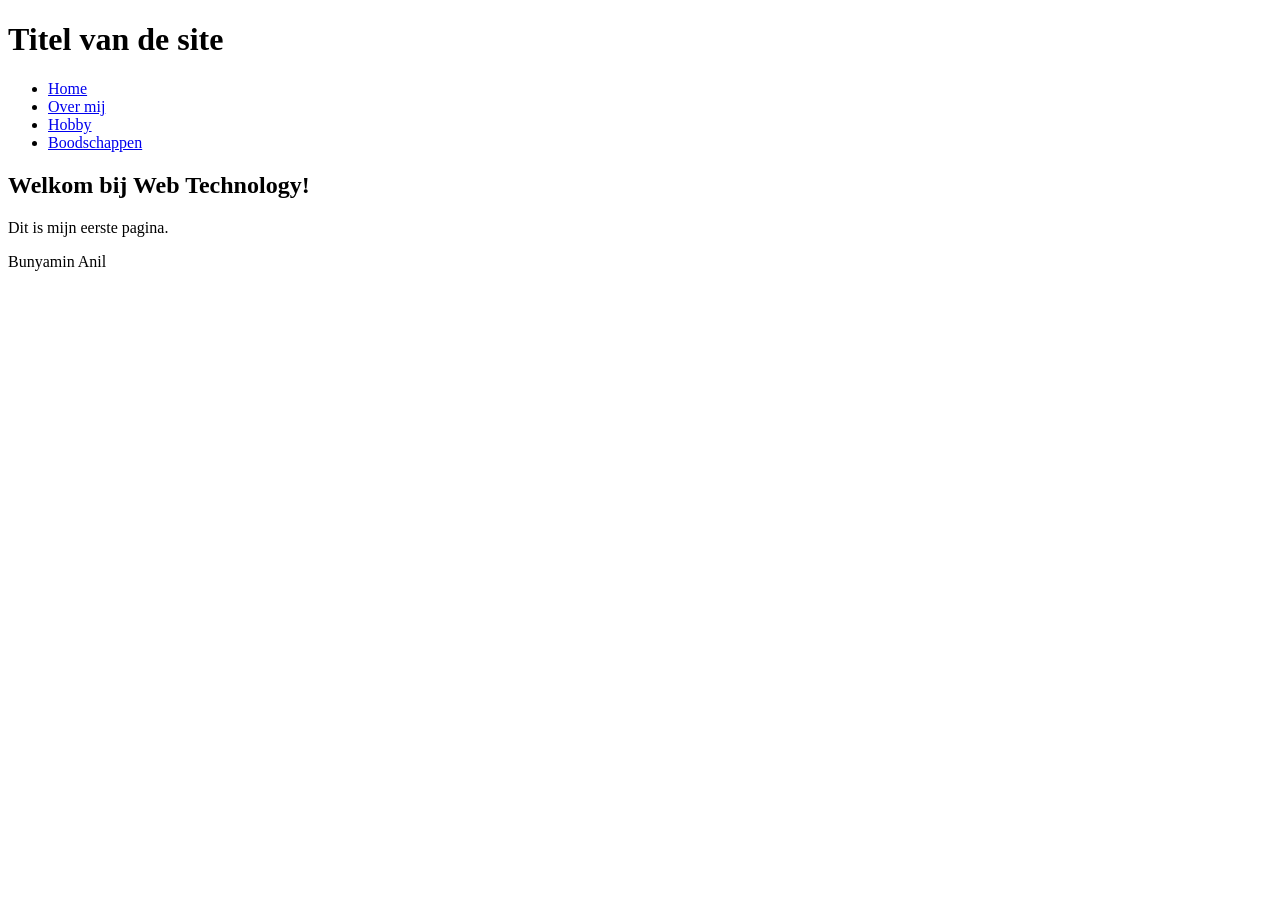
<file: labo-01/index.html>
<!doctype html>
<html lang="nl">
  <head>
    <meta charset="utf-8" />
    <meta name="viewport" content="width=device-width, initial-scale=1" />
    <title>Mijn eerste pagina</title>
  </head>
  <body>
    <header>
      <h1>Titel van de site</h1>
      <nav>
        <ul>
          <li><a href="index.html">Home</a></li>
          <li><a href="over-mij.html">Over mij</a></li>
          <li><a href="hobby.html">Hobby</a></li>
          <li><a href="boodschappen.html">Boodschappen</a></li>
        </ul>
      </nav>
    </header>
    <main>
      <h2>Welkom bij Web Technology!</h2>
      <p>Dit is mijn eerste pagina.</p>
    </main>
    <footer>
      <p>Bunyamin Anil</p>
    </footer>
  </body>
</html>
</file>
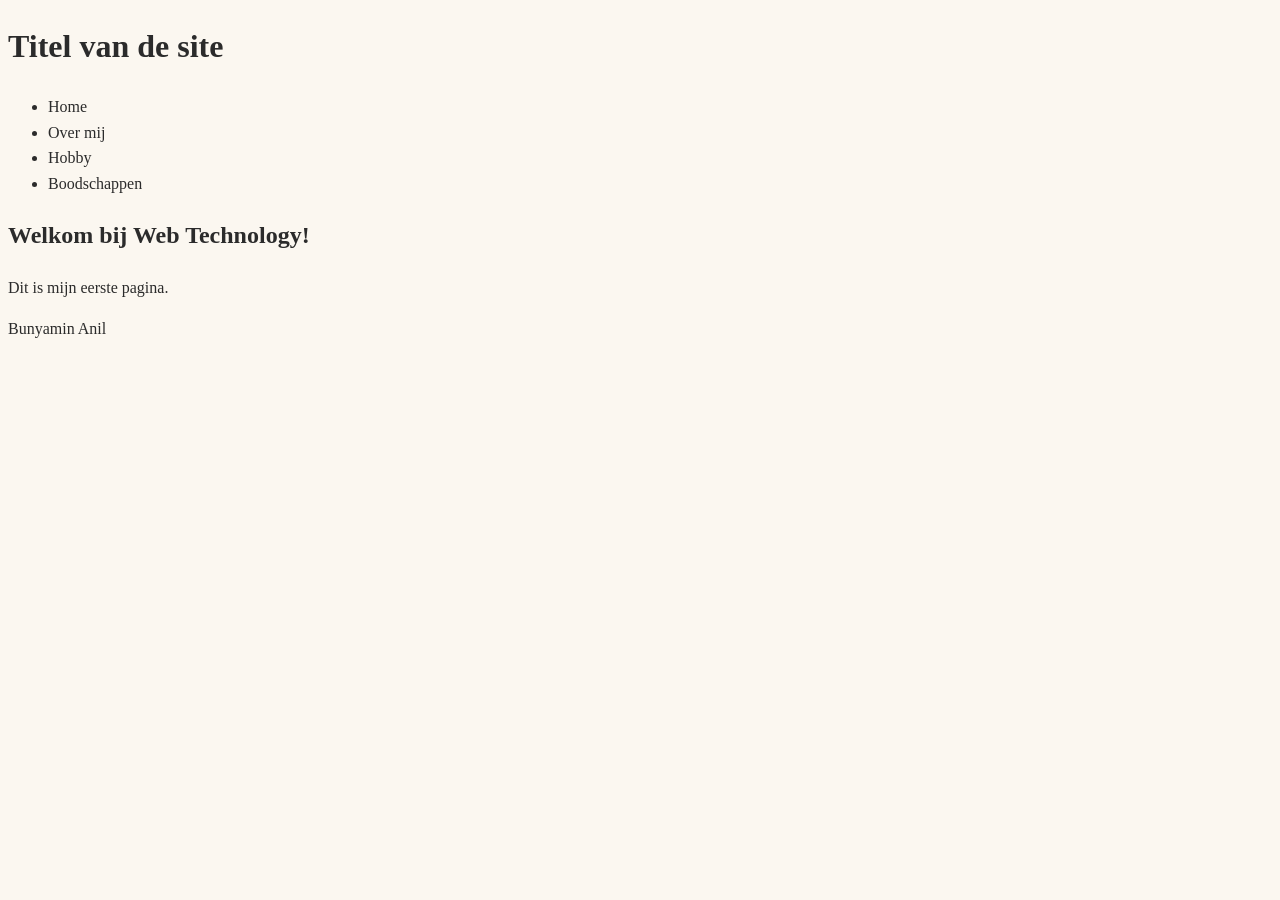
<file: site/index.html>
<!doctype html>
<html lang="nl">
  <head>
    <meta charset="utf-8" />
    <meta name="viewport" content="width=device-width, initial-scale=1" />
    <title>Mijn eerste pagina</title>
    <link rel="stylesheet" href="css/stijl.css" />
  </head>
  <body>
    <header>
      <h1>Titel van de site</h1>
      <nav>
        <ul>
          <li><a href="index.html">Home</a></li>
          <li><a href="over-mij.html">Over mij</a></li>
          <li><a href="hobby.html">Hobby</a></li>
          <li><a href="boodschappen.html">Boodschappen</a></li>
        </ul>
      </nav>
    </header>
    <main>
      <h2>Welkom bij Web Technology!</h2>
      <p>Dit is mijn eerste pagina.</p>
    </main>
    <footer>
      <p>Bunyamin Anil</p>
    </footer>
  </body>
</html>
</file>
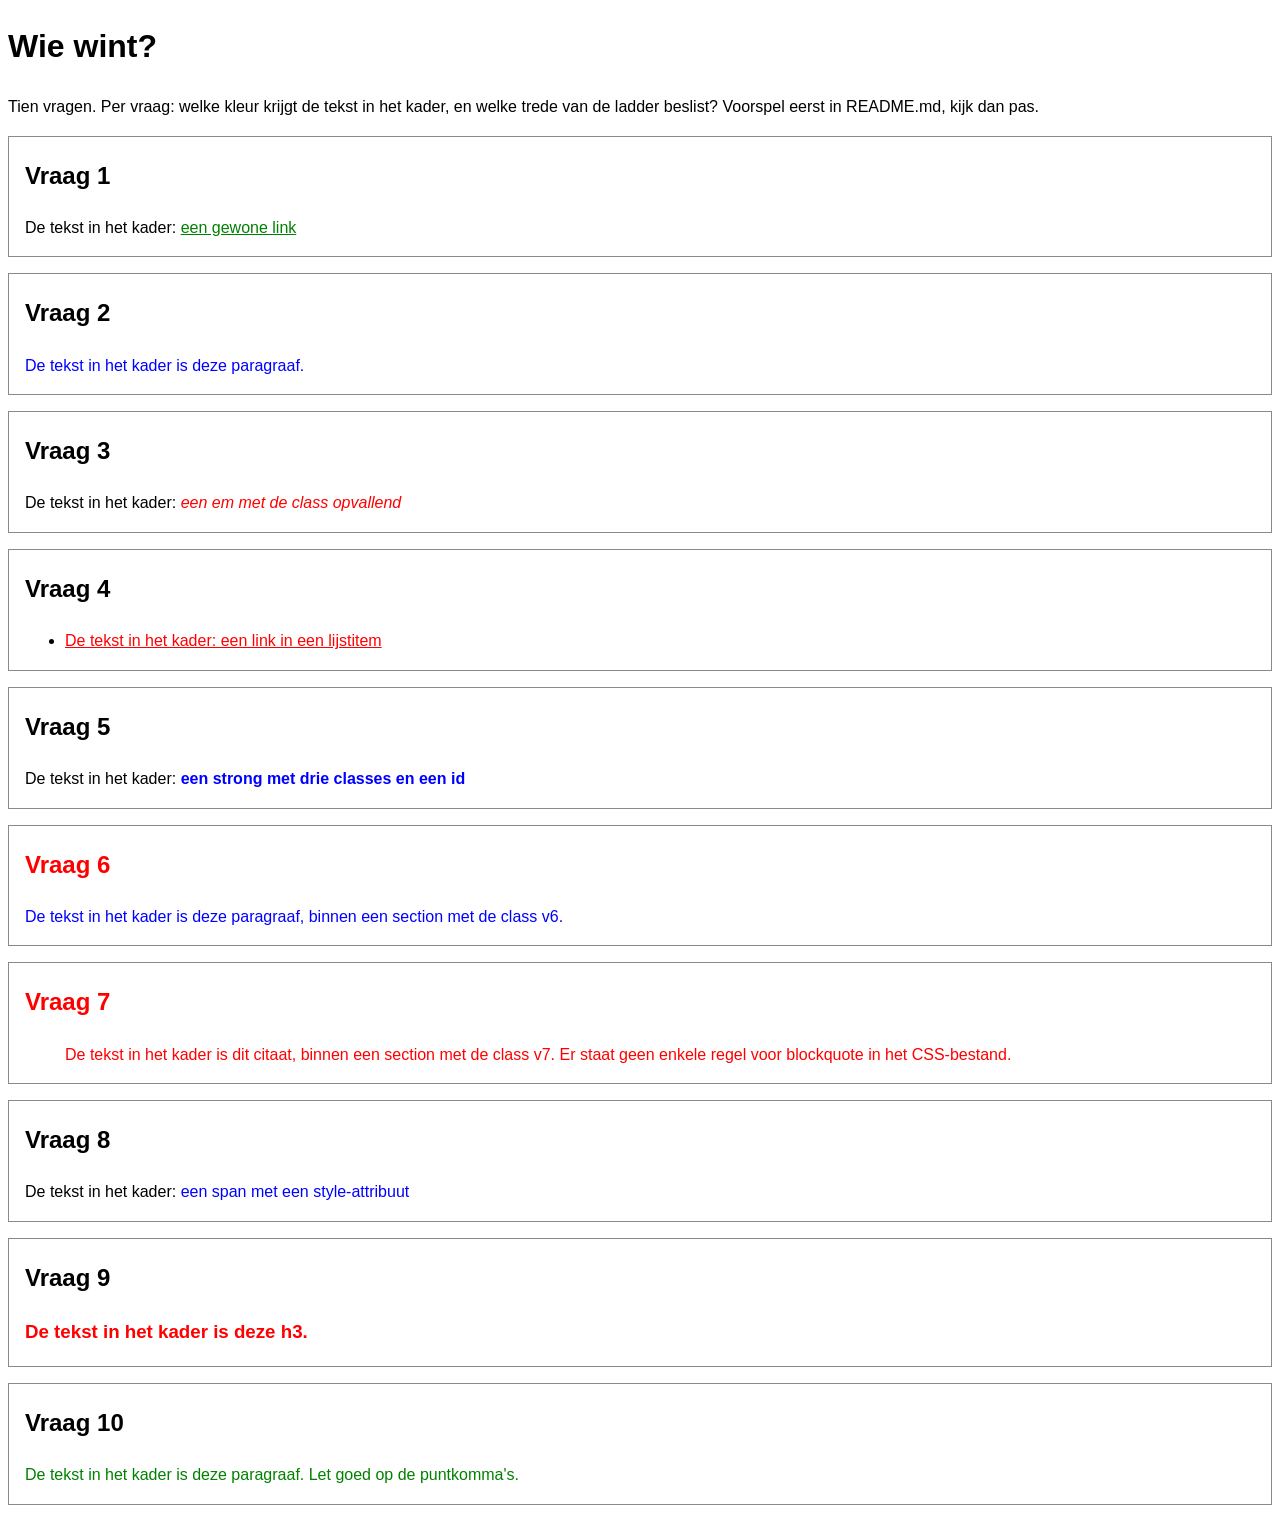
<file: labo-02/cascade/index.html>
<!-- index.html - oefening 3: voorspel, dan kijk. Wijzig dit bestand niet. -->
<!doctype html>
<html lang="nl">
  <head>
    <meta charset="utf-8">
    <meta name="viewport" content="width=device-width, initial-scale=1">
    <title>Wie wint? Tien vragen over de cascade</title>
    <link rel="stylesheet" href="css/stijl.css">
  </head>
  <body>
    <h1>Wie wint?</h1>
    <p>Tien vragen. Per vraag: welke kleur krijgt de tekst in het kader, en welke trede van de ladder beslist? Voorspel eerst in README.md, kijk dan pas.</p>

    <section class="vraag v1">
      <h2>Vraag 1</h2>
      <p>De tekst in het kader: <a href="#">een gewone link</a></p>
    </section>

    <section class="vraag v2">
      <h2>Vraag 2</h2>
      <p class="v2-tekst">De tekst in het kader is deze paragraaf.</p>
    </section>

    <section class="vraag v3">
      <h2>Vraag 3</h2>
      <p>De tekst in het kader: <em class="opvallend">een em met de class opvallend</em></p>
    </section>

    <section class="vraag v4">
      <h2>Vraag 4</h2>
      <ul>
        <li><a href="#">De tekst in het kader: een link in een lijstitem</a></li>
      </ul>
    </section>

    <section class="vraag v5">
      <h2>Vraag 5</h2>
      <p>De tekst in het kader: <strong class="een twee drie" id="v5-tekst">een strong met drie classes en een id</strong></p>
    </section>

    <section class="vraag v6">
      <h2>Vraag 6</h2>
      <p class="v6-tekst">De tekst in het kader is deze paragraaf, binnen een section met de class v6.</p>
    </section>

    <section class="vraag v7">
      <h2>Vraag 7</h2>
      <blockquote>De tekst in het kader is dit citaat, binnen een section met de class v7. Er staat geen enkele regel voor blockquote in het CSS-bestand.</blockquote>
    </section>

    <section class="vraag v8">
      <h2>Vraag 8</h2>
      <p>De tekst in het kader: <span class="v8-tekst" style="color: blue">een span met een style-attribuut</span></p>
    </section>

    <section class="vraag v9">
      <h2>Vraag 9</h2>
      <h3 class="v9-tekst">De tekst in het kader is deze h3.</h3>
    </section>

    <section class="vraag v10">
      <h2>Vraag 10</h2>
      <p class="v10-tekst">De tekst in het kader is deze paragraaf. Let goed op de puntkomma's.</p>
    </section>
  </body>
</html>
</file>
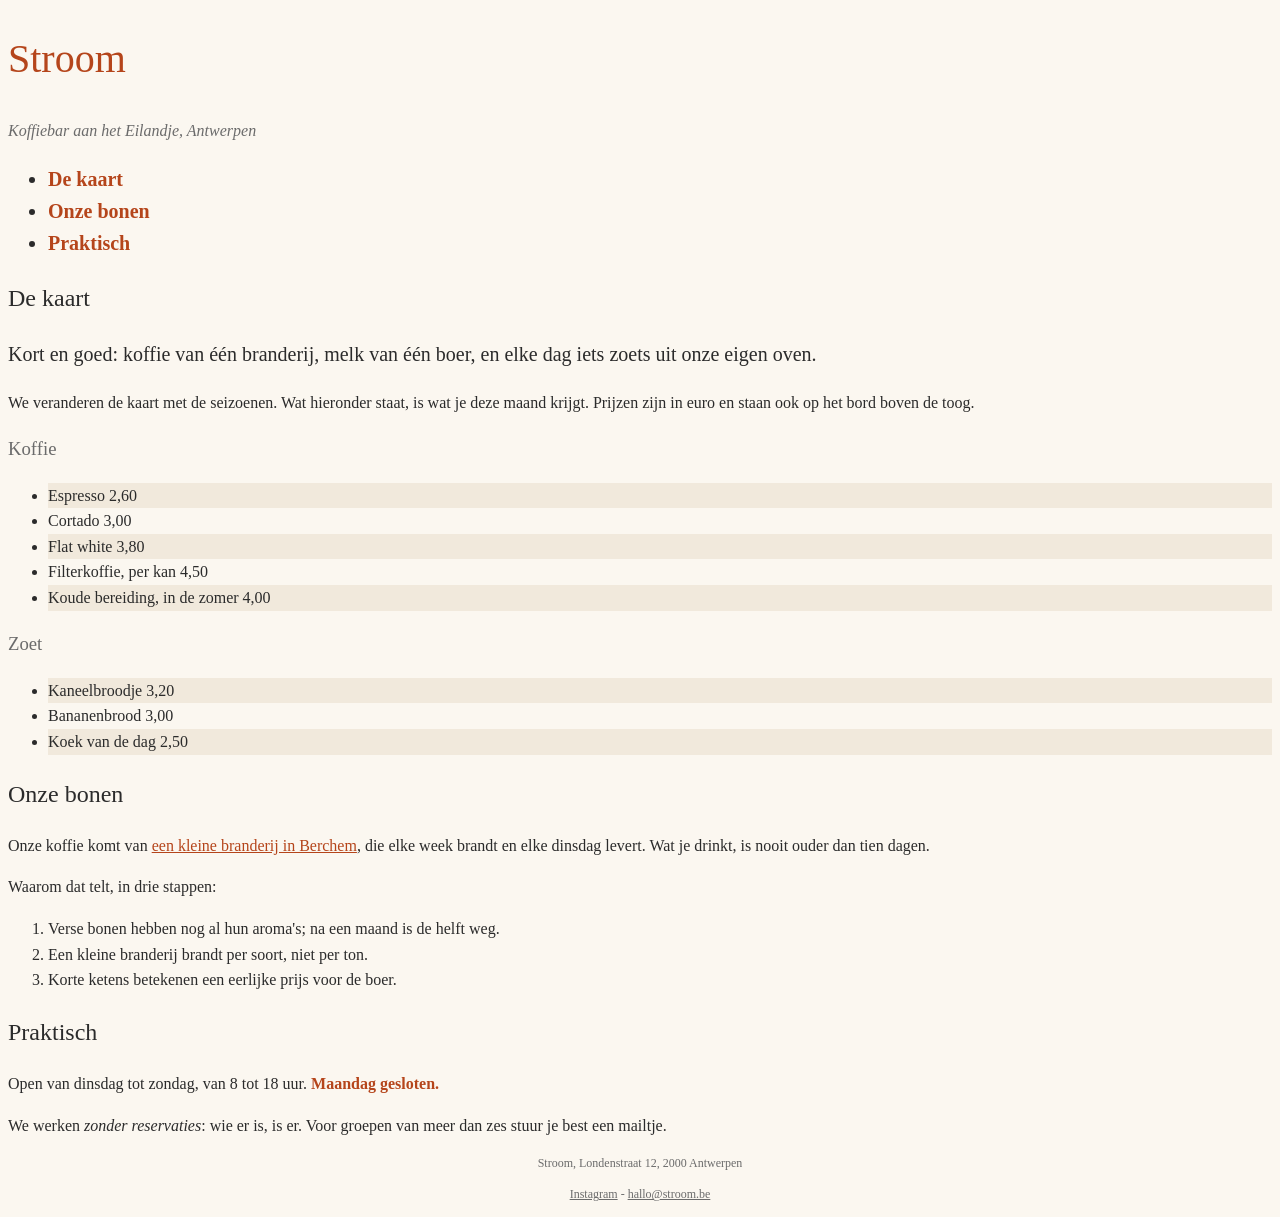
<file: labo-02/nabouw/index.html>
<!-- index.html - nabouw labo 2. Dit bestand mag je NIET wijzigen: geen class erbij, geen element verplaatst, geen style-attribuut. Jij schrijft css/stijl.css. -->
<!--
  Wat het screenshot niet kan tonen (hover en focus):
  - links in de navigatie: accentkleur, vet, geen onderstreping;
    bij hover en focus: inktkleur en onderstreept
  - links in main: accentkleur, onderstreept;
    bij hover en focus: papierkleur op een achtergrond in de accentkleur
  - links in de footer: gedempte kleur; bij hover en focus: accentkleur
-->
<!doctype html>
<html lang="nl">
  <head>
    <meta charset="utf-8" />
    <meta name="viewport" content="width=device-width, initial-scale=1" />
    <title>Stroom - koffiebar aan het Eilandje</title>
    <link rel="stylesheet" href="css/stijl.css" />
  </head>
  <body>
    <header>
      <h1>Stroom</h1>
      <p class="slogan">Koffiebar aan het Eilandje, Antwerpen</p>
      <nav>
        <ul>
          <li><a href="#kaart">De kaart</a></li>
          <li><a href="#bonen">Onze bonen</a></li>
          <li><a href="#praktisch">Praktisch</a></li>
        </ul>
      </nav>
    </header>

    <main>
      <article>
        <h2 id="kaart">De kaart</h2>
        <p class="intro">
          Kort en goed: koffie van één branderij, melk van één boer, en elke dag
          iets zoets uit onze eigen oven.
        </p>
        <p>
          We veranderen de kaart met de seizoenen. Wat hieronder staat, is wat
          je deze maand krijgt. Prijzen zijn in euro en staan ook op het bord
          boven de toog.
        </p>

        <h3>Koffie</h3>
        <ul class="kaart">
          <li>Espresso <span class="prijs">2,60</span></li>
          <li>Cortado <span class="prijs">3,00</span></li>
          <li>Flat white <span class="prijs">3,80</span></li>
          <li>Filterkoffie, per kan <span class="prijs">4,50</span></li>
          <li>Koude bereiding, in de zomer <span class="prijs">4,00</span></li>
        </ul>

        <h3>Zoet</h3>
        <ul class="kaart">
          <li>Kaneelbroodje <span class="prijs">3,20</span></li>
          <li>Bananenbrood <span class="prijs">3,00</span></li>
          <li>Koek van de dag <span class="prijs">2,50</span></li>
        </ul>

        <h2 id="bonen">Onze bonen</h2>
        <p>
          Onze koffie komt van
          <a href="https://www.example.be">een kleine branderij in Berchem</a>,
          die elke week brandt en elke dinsdag levert. Wat je drinkt, is nooit
          ouder dan tien dagen.
        </p>
        <p>Waarom dat telt, in drie stappen:</p>
        <ol>
          <li>
            Verse bonen hebben nog al hun aroma's; na een maand is de helft weg.
          </li>
          <li>Een kleine branderij brandt per soort, niet per ton.</li>
          <li>Korte ketens betekenen een eerlijke prijs voor de boer.</li>
        </ol>

        <h2 id="praktisch">Praktisch</h2>
        <p>
          Open van dinsdag tot zondag, van 8 tot 18 uur.
          <strong>Maandag gesloten.</strong>
        </p>
        <p>
          We werken <em>zonder reservaties</em>: wie er is, is er. Voor groepen
          van meer dan zes stuur je best een mailtje.
        </p>
      </article>
    </main>

    <footer>
      <p>Stroom, Londenstraat 12, 2000 Antwerpen</p>
      <p>
        <a href="https://www.instagram.com">Instagram</a> -
        <a href="mailto:hallo@stroom.be">hallo@stroom.be</a>
      </p>
    </footer>
  </body>
</html>
</file>
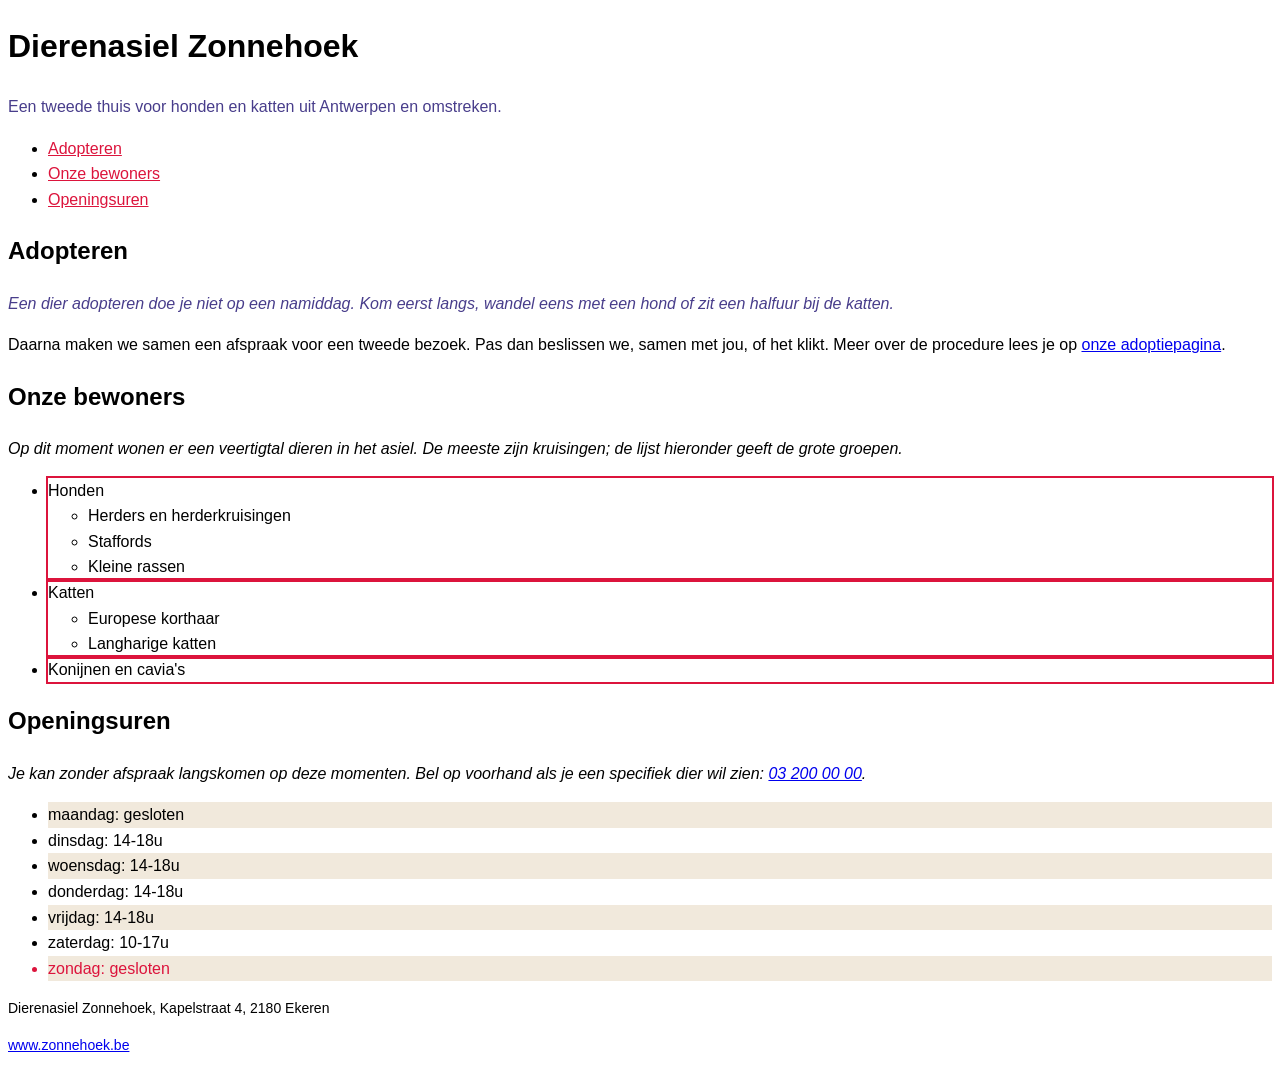
<file: labo-02/selectors/index.html>
<!-- index.html - oefening 2: selectors. Wijzig dit bestand niet; alles wat je nodig hebt, staat erin. -->
<!doctype html>
<html lang="nl">
  <head>
    <meta charset="utf-8">
    <meta name="viewport" content="width=device-width, initial-scale=1">
    <title>Dierenasiel Zonnehoek</title>
    <link rel="stylesheet" href="css/stijl.css">
  </head>
  <body>
    <header>
      <h1>Dierenasiel Zonnehoek</h1>
      <p class="slogan">Een tweede thuis voor honden en katten uit Antwerpen en omstreken.</p>
      <nav>
        <ul>
          <li><a href="#adopteren">Adopteren</a></li>
          <li><a href="#rassen">Onze bewoners</a></li>
          <li><a href="#uren">Openingsuren</a></li>
        </ul>
      </nav>
    </header>

    <main>
      <article>
        <h2 id="adopteren">Adopteren</h2>
        <p class="intro">Een dier adopteren doe je niet op een namiddag. Kom eerst langs, wandel eens met een hond of zit een halfuur bij de katten.</p>
        <p>Daarna maken we samen een afspraak voor een tweede bezoek. Pas dan beslissen we, samen met jou, of het klikt. Meer over de procedure lees je op <a href="https://www.zonnehoek.be/adoptie">onze adoptiepagina</a>.</p>

        <h2 id="rassen">Onze bewoners</h2>
        <p>Op dit moment wonen er een veertigtal dieren in het asiel. De meeste zijn kruisingen; de lijst hieronder geeft de grote groepen.</p>
        <ul class="rassen">
          <li>Honden
            <ul>
              <li>Herders en herderkruisingen</li>
              <li>Staffords</li>
              <li>Kleine rassen</li>
            </ul>
          </li>
          <li>Katten
            <ul>
              <li>Europese korthaar</li>
              <li>Langharige katten</li>
            </ul>
          </li>
          <li>Konijnen en cavia's</li>
        </ul>

        <h2 id="uren">Openingsuren</h2>
        <p>Je kan zonder afspraak langskomen op deze momenten. Bel op voorhand als je een specifiek dier wil zien: <a href="tel:+3232000000">03 200 00 00</a>.</p>
        <ul class="uren">
          <li>maandag: gesloten</li>
          <li>dinsdag: 14-18u</li>
          <li>woensdag: 14-18u</li>
          <li>donderdag: 14-18u</li>
          <li>vrijdag: 14-18u</li>
          <li>zaterdag: 10-17u</li>
          <li>zondag: gesloten</li>
        </ul>
      </article>
    </main>

    <footer>
      <p>Dierenasiel Zonnehoek, Kapelstraat 4, 2180 Ekeren</p>
      <p><a href="https://www.zonnehoek.be">www.zonnehoek.be</a></p>
    </footer>
  </body>
</html>
</file>
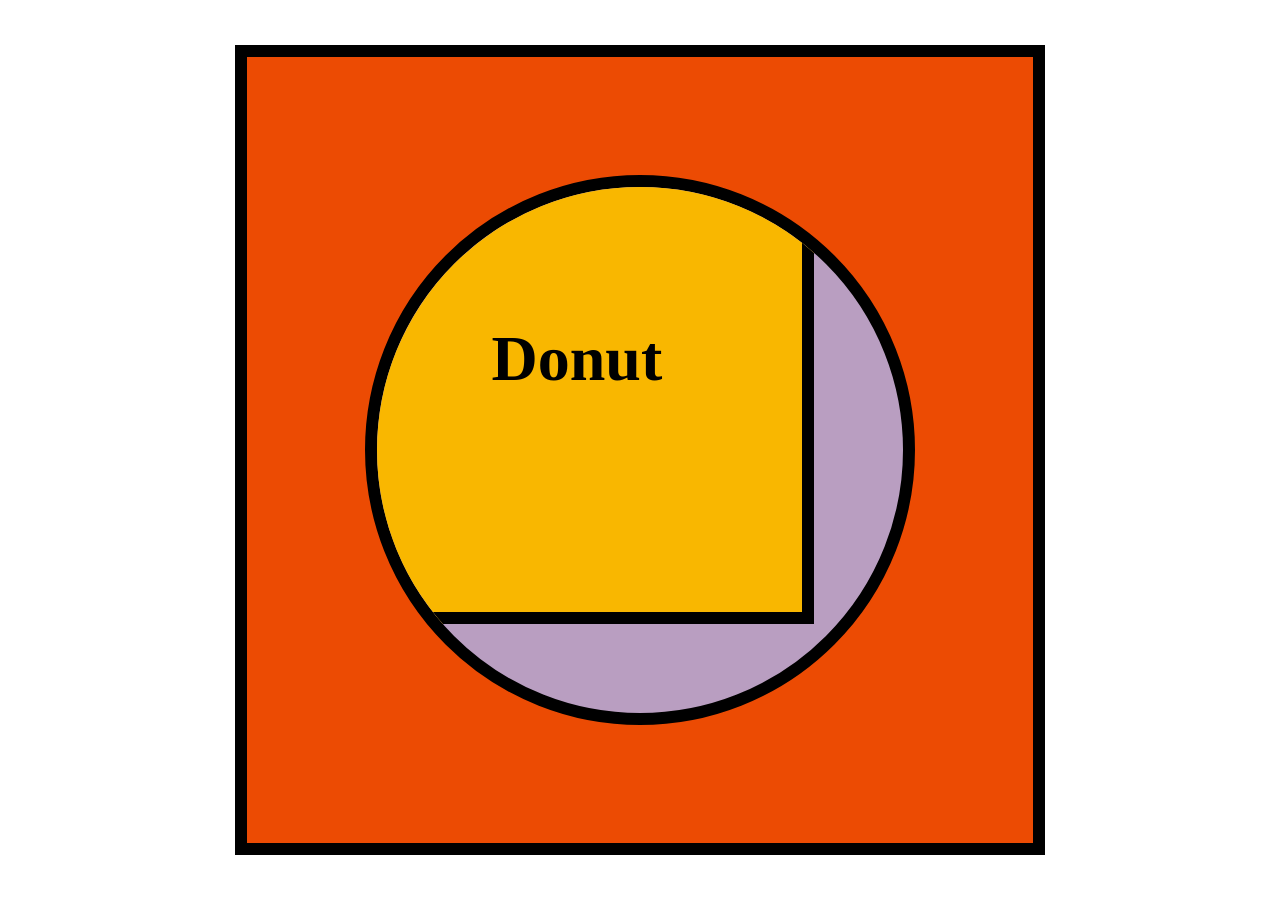
<file: labo-03/donut/index.html>
<!doctype html>
<html lang="en">
<head>
  <meta charset="utf-8">
  <meta name="viewport" content="width=device-width, initial-scale=1">
  <title>Labo 3 - Donut</title>
  <link rel="stylesheet" href="css/reset.css">
  <link rel="stylesheet" href="css/stijl.css">
</head>
<body>
  <!-- Do not change this file. Write your CSS in css/stijl.css. -->
  <main>
    <div>
      <h1>Donut</h1>
    </div>
  </main>
</body>
</html>
</file>
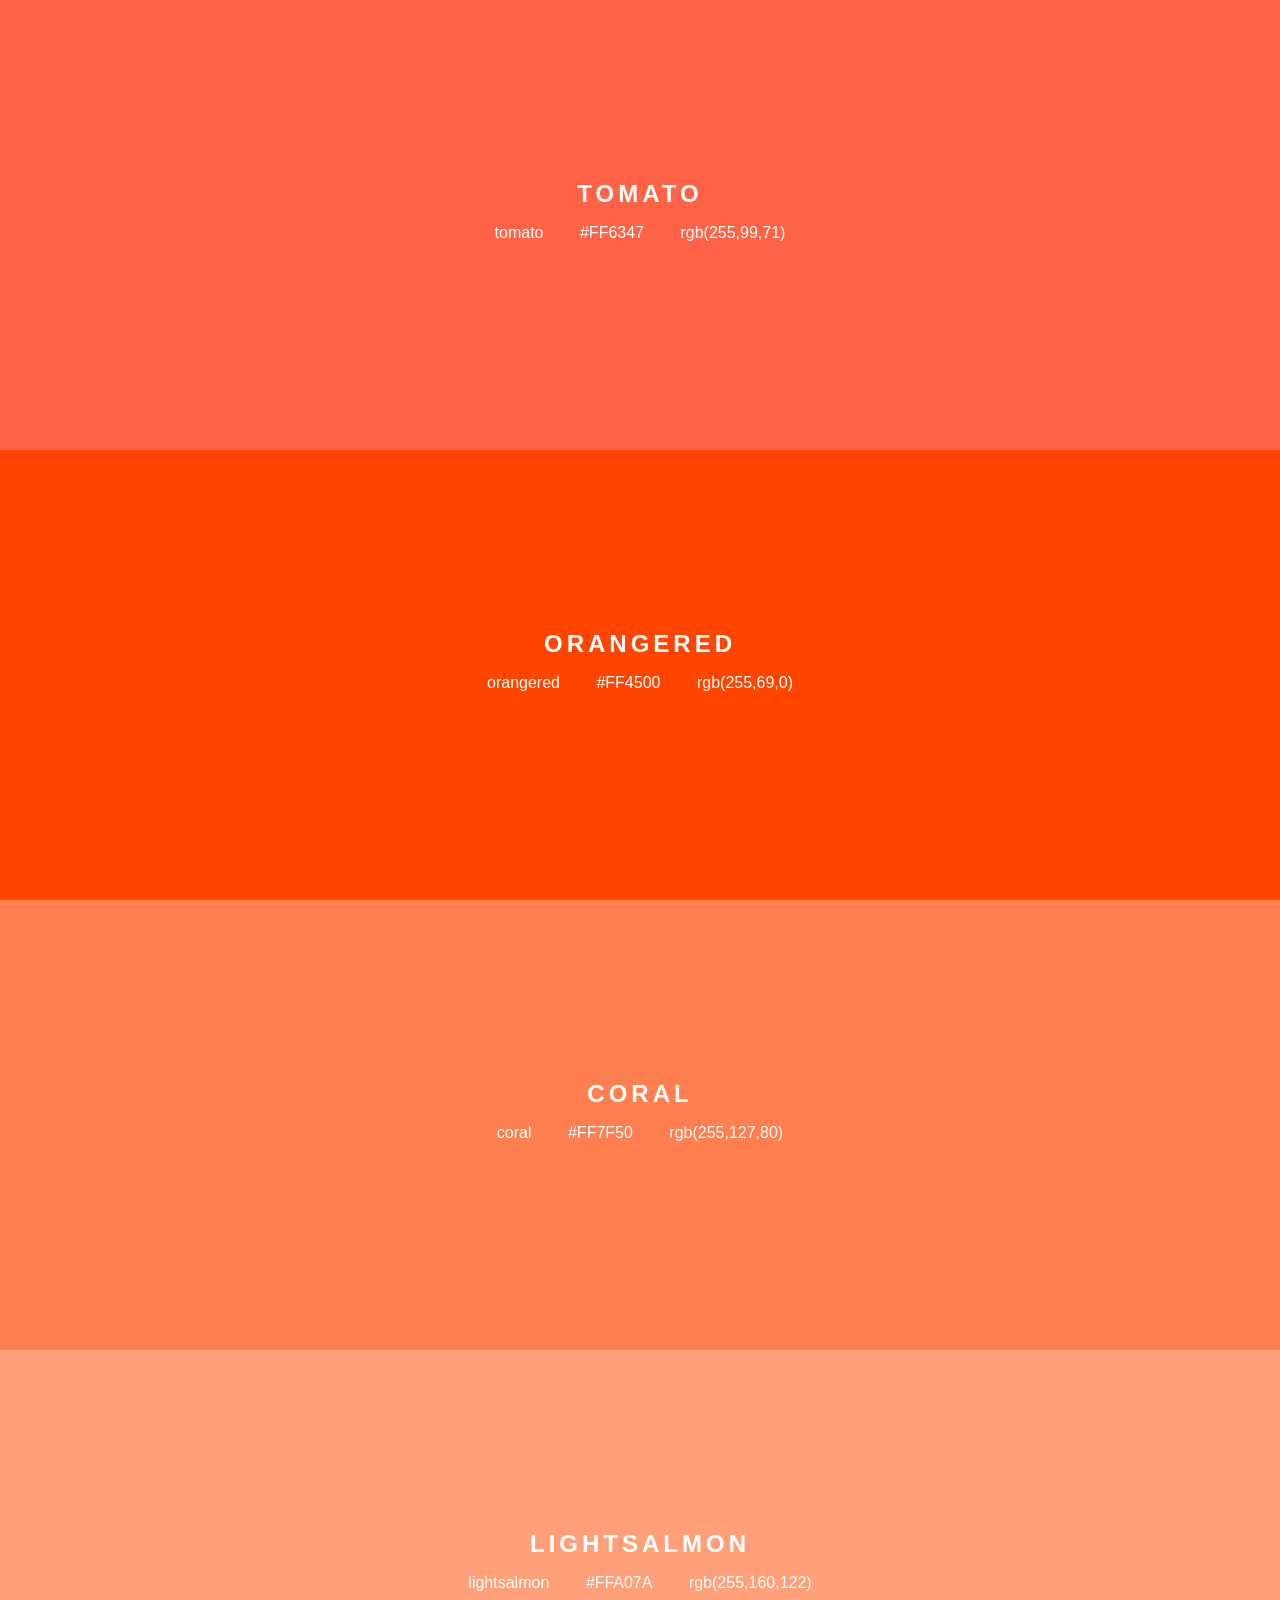
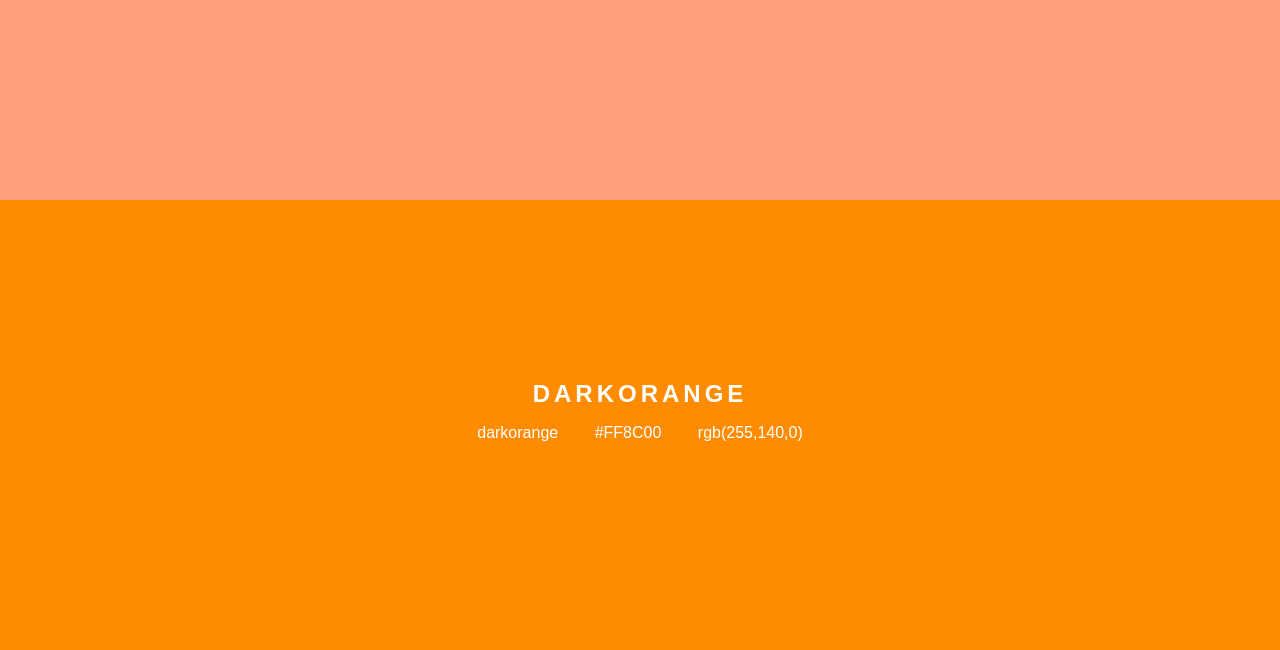
<file: labo-03/kleuren/index.html>
<!doctype html>
<html lang="en">
<head>
  <meta charset="utf-8">
  <meta name="viewport" content="width=device-width, initial-scale=1">
  <title>Labo 3 - Kleurenstalen</title>
  <link rel="stylesheet" href="css/reset.css">
  <link rel="stylesheet" href="css/stijl.css">
</head>
<body>
  <!-- Do not change this file. Write your CSS in css/stijl.css. -->
  <ul>
    <li class="tomato">
      <h2>TOMATO</h2>
      <p class="codes"><span>tomato</span> <span>#FF6347</span> <span>rgb(255,99,71)</span></p>
    </li>
    <li class="orangered">
      <h2>ORANGERED</h2>
      <p class="codes"><span>orangered</span> <span>#FF4500</span> <span>rgb(255,69,0)</span></p>
    </li>
    <li class="coral">
      <h2>CORAL</h2>
      <p class="codes"><span>coral</span> <span>#FF7F50</span> <span>rgb(255,127,80)</span></p>
    </li>
    <li class="lightsalmon">
      <h2>LIGHTSALMON</h2>
      <p class="codes"><span>lightsalmon</span> <span>#FFA07A</span> <span>rgb(255,160,122)</span></p>
    </li>
    <li class="darkorange">
      <h2>DARKORANGE</h2>
      <p class="codes"><span>darkorange</span> <span>#FF8C00</span> <span>rgb(255,140,0)</span></p>
    </li>
  </ul>
</body>
</html>
</file>
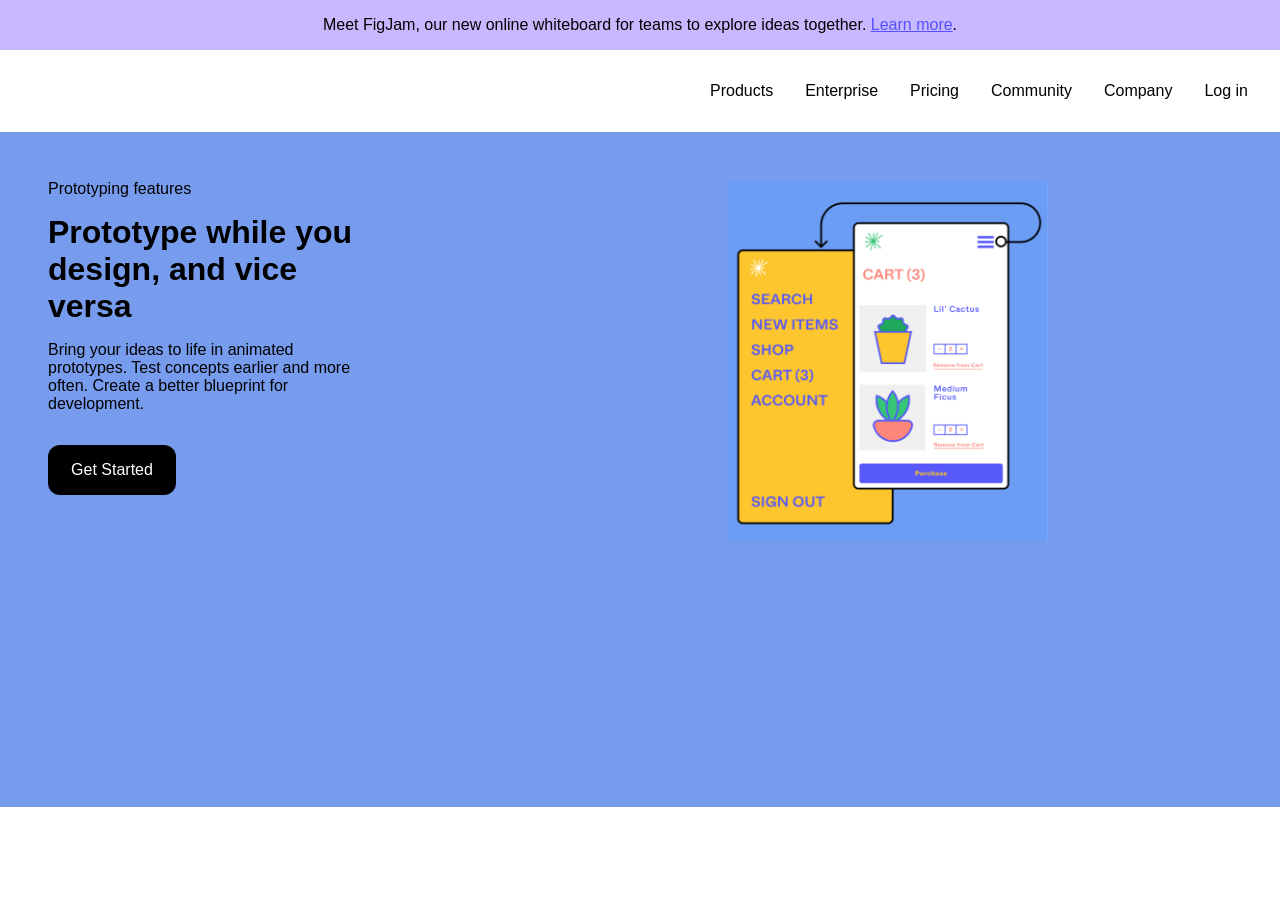
<file: labo-03/landing/index.html>
<!doctype html>
<html lang="en">
  <head>
    <meta charset="utf-8" />
    <meta name="viewport" content="width=device-width, initial-scale=1" />
    <title>Labo 3 - Landingspagina</title>
    <link rel="stylesheet" href="css/reset.css" />
    <link rel="stylesheet" href="css/stijl.css" />
  </head>
  <body>
    <!-- Do not change this file. Write your CSS in css/stijl.css.
       Not visible in the screenshot: on :hover and :focus the links in the
       banner and in the navigation get an underline, and the button turns
       dark grey (#333333) instead of black. -->
    <div class="banner">
      <p>
        Meet FigJam, our new online whiteboard for teams to explore ideas
        together. <a href="#">Learn more</a>.
      </p>
    </div>
    <header>
      <nav>
        <ul>
          <li><a href="#">Products</a></li>
          <li><a href="#">Enterprise</a></li>
          <li><a href="#">Pricing</a></li>
          <li><a href="#">Community</a></li>
          <li><a href="#">Company</a></li>
          <li><a href="#">Log in</a></li>
        </ul>
      </nav>
    </header>
    <main>
      <article>
        <p class="bovenkop">Prototyping features</p>
        <h1>Prototype while you design, and vice versa</h1>
        <p>
          Bring your ideas to life in animated prototypes. Test concepts earlier
          and more often. Create a better blueprint for development.
        </p>
        <a href="#" class="knop">Get Started</a>
      </article>
      <!-- no whitespace between these two tags: see syllabus 3.7 -->
      <div class="afbeelding">
        <img
          src="afbeeldingen/prototype.png"
          alt="Prototype of a plant shop: a yellow menu panel next to a white cart screen"
        />
      </div>
    </main>
  </body>
</html>
</file>
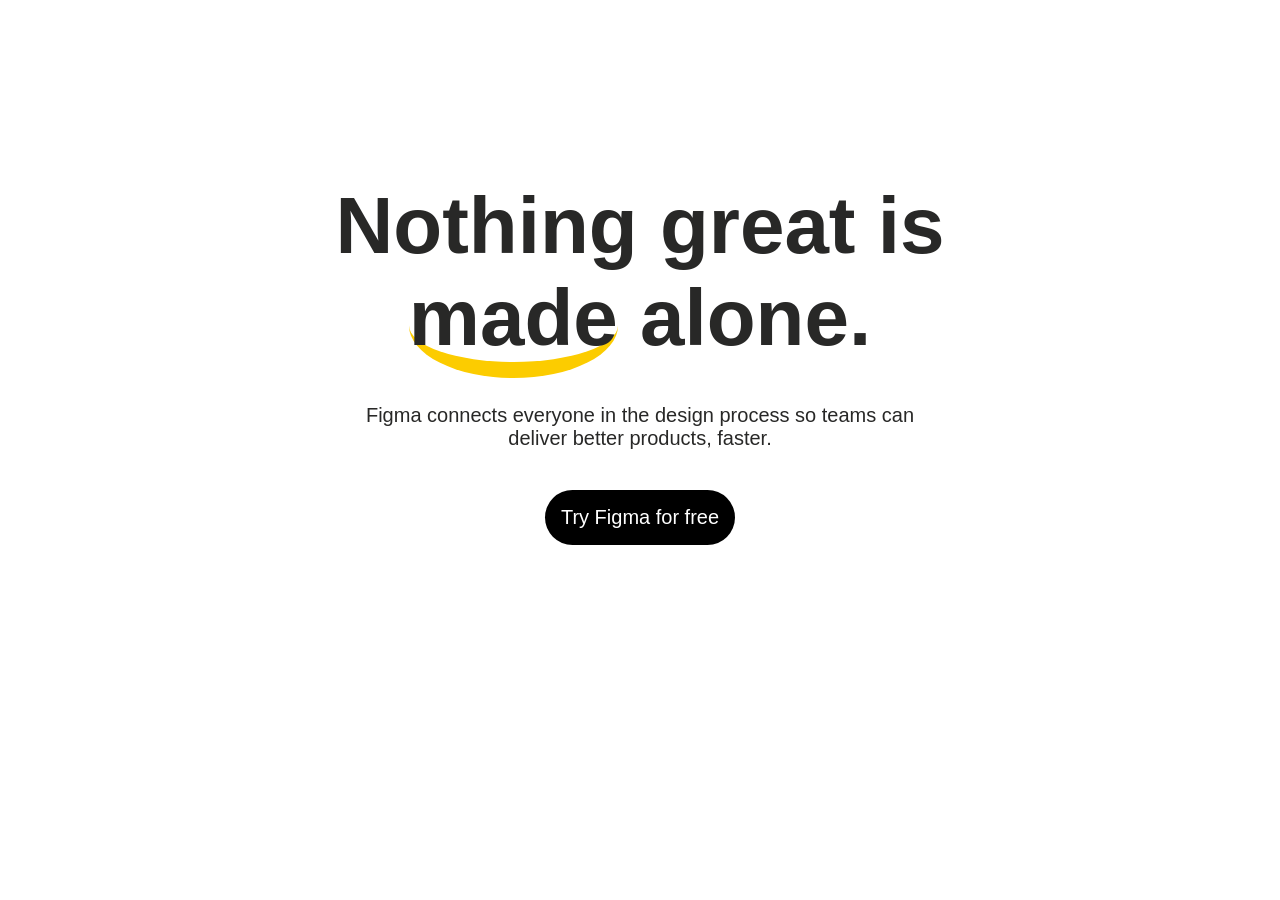
<file: labo-03/slogan/index.html>
<!doctype html>
<html lang="en">
<head>
  <meta charset="utf-8">
  <meta name="viewport" content="width=device-width, initial-scale=1">
  <title>Labo 3 - Slogan</title>
  <link rel="stylesheet" href="css/reset.css">
  <link rel="stylesheet" href="css/stijl.css">
</head>
<body>
  <!-- Do not change this file. Write your CSS in css/stijl.css.
       Not visible in the screenshot: on :hover and :focus the button turns
       dark grey (#333333) instead of black. -->
  <h2>Nothing great is <span>made</span> alone.</h2>
  <p>Figma connects everyone in the design process so teams can deliver better products, faster.</p>
  <a href="https://www.figma.com">Try Figma for free</a>
</body>
</html>
</file>
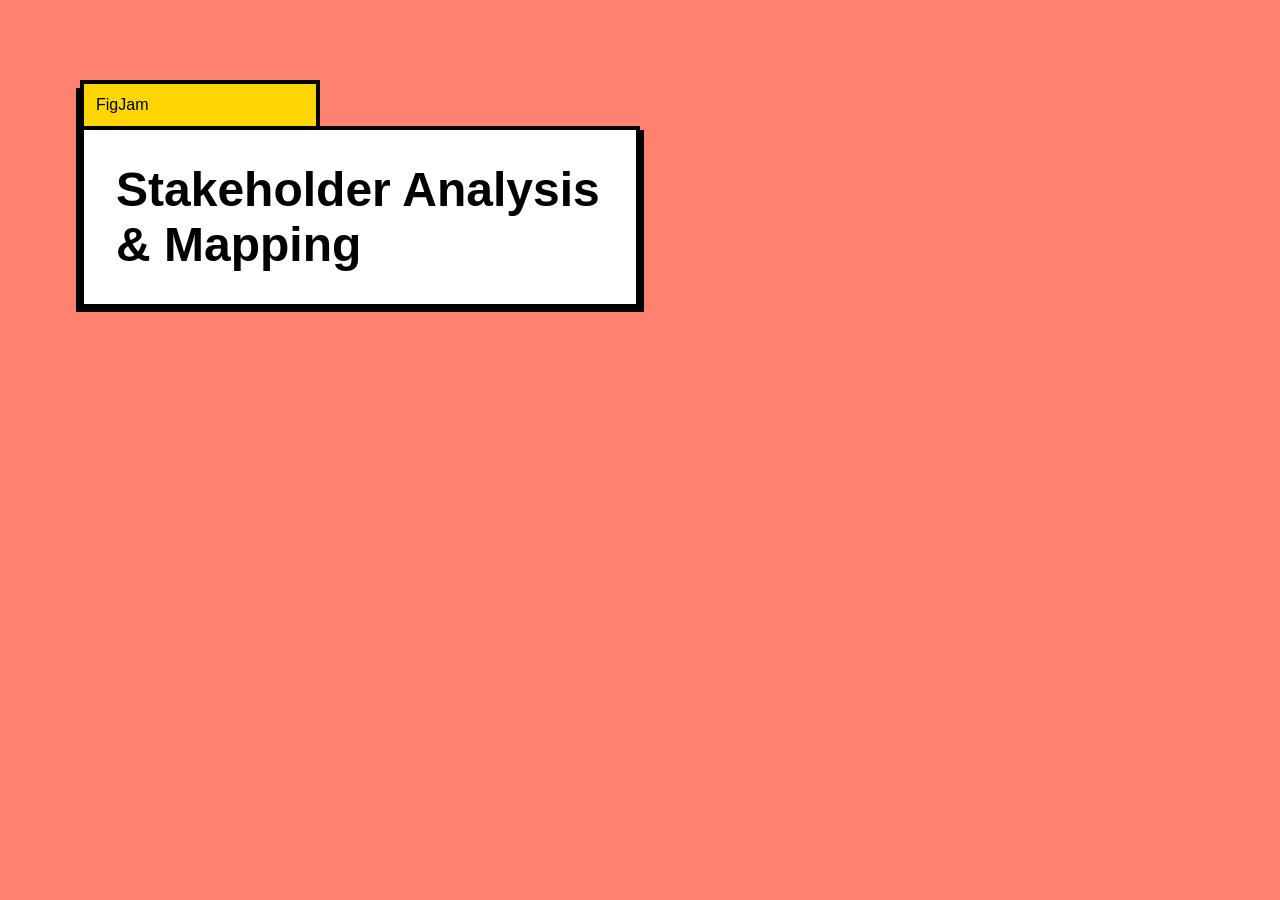
<file: labo-03/tabblad/index.html>
<!doctype html>
<html lang="en">
<head>
  <meta charset="utf-8">
  <meta name="viewport" content="width=device-width, initial-scale=1">
  <title>Labo 3 - Tabblad</title>
  <link rel="stylesheet" href="css/reset.css">
  <link rel="stylesheet" href="css/stijl.css">
</head>
<body>
  <!-- Do not change this file. Write your CSS in css/stijl.css. -->
  <h1>FigJam</h1>
  <h2>Stakeholder Analysis &amp; Mapping</h2>
</body>
</html>
</file>
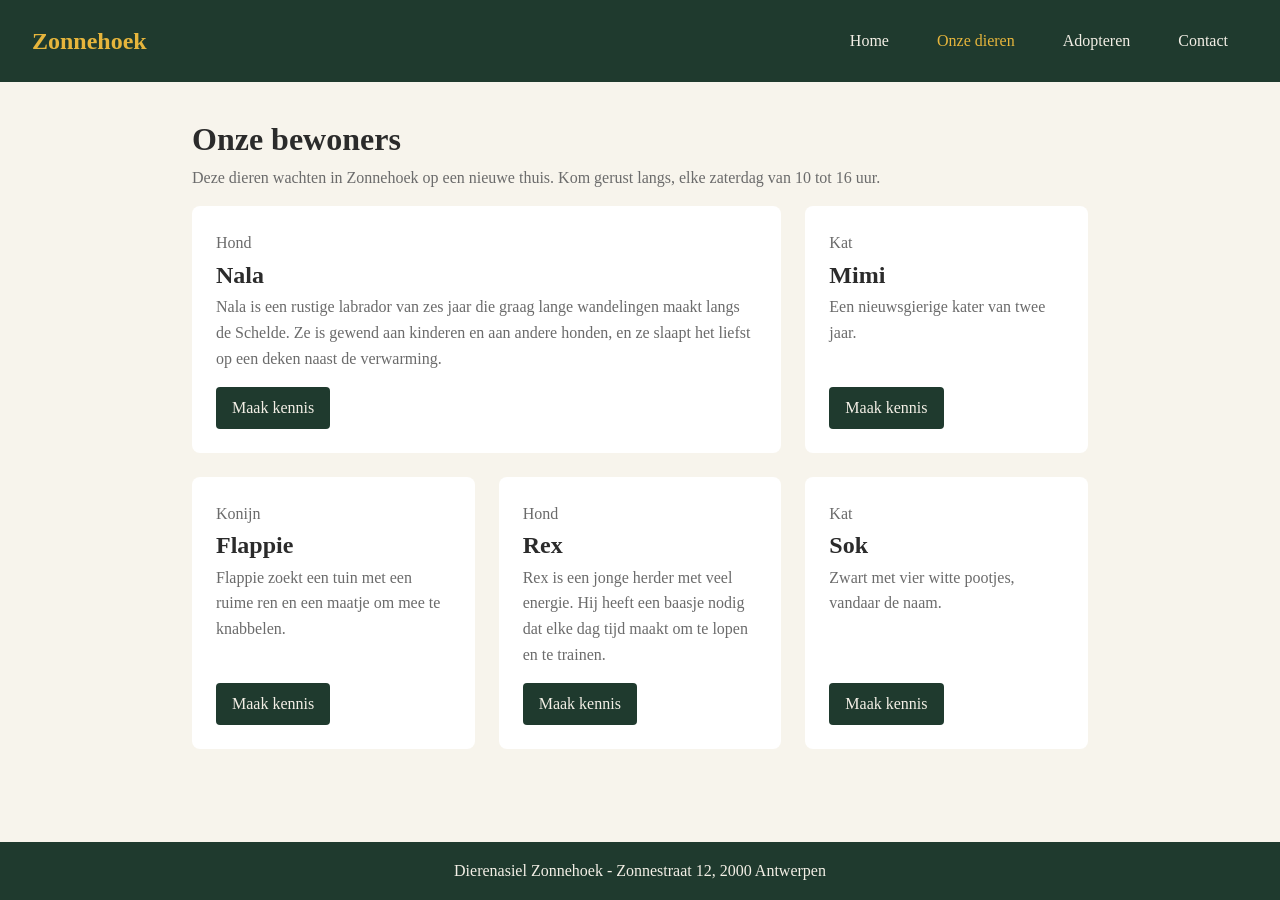
<file: labo-04/dierenasiel/index.html>
<!doctype html>
<html lang="nl">
<head>
  <meta charset="utf-8">
  <meta name="viewport" content="width=device-width, initial-scale=1">
  <title>Labo 4 - Dierenasiel Zonnehoek</title>
  <link rel="stylesheet" href="css/reset.css">
  <link rel="stylesheet" href="css/stijl.css">
</head>
<body>
  <!-- Do not change this file. Write your CSS in css/stijl.css.
       Not visible in the screenshot: on :hover and :focus the links in the
       navigation get an underline, and a button turns dark (#2b2b2b). -->
  <header>
    <a class="logo" href="index.html">Zonnehoek</a>
    <nav>
      <ul>
        <li><a href="index.html">Home</a></li>
        <li><a href="dieren.html" class="actief">Onze dieren</a></li>
        <li><a href="adopteren.html">Adopteren</a></li>
        <li><a href="contact.html">Contact</a></li>
      </ul>
    </nav>
  </header>
  <main>
    <h1>Onze bewoners</h1>
    <p class="intro">Deze dieren wachten in Zonnehoek op een nieuwe thuis. Kom gerust langs, elke zaterdag van 10 tot 16 uur.</p>
    <ul class="kaarten">
      <li class="kaart uitgelicht">
        <p class="soort">Hond</p>
        <h2>Nala</h2>
        <p class="beschrijving">Nala is een rustige labrador van zes jaar die graag lange wandelingen maakt langs de Schelde. Ze is gewend aan kinderen en aan andere honden, en ze slaapt het liefst op een deken naast de verwarming.</p>
        <a class="knop" href="#">Maak kennis</a>
      </li>
      <li class="kaart">
        <p class="soort">Kat</p>
        <h2>Mimi</h2>
        <p class="beschrijving">Een nieuwsgierige kater van twee jaar.</p>
        <a class="knop" href="#">Maak kennis</a>
      </li>
      <li class="kaart">
        <p class="soort">Konijn</p>
        <h2>Flappie</h2>
        <p class="beschrijving">Flappie zoekt een tuin met een ruime ren en een maatje om mee te knabbelen.</p>
        <a class="knop" href="#">Maak kennis</a>
      </li>
      <li class="kaart">
        <p class="soort">Hond</p>
        <h2>Rex</h2>
        <p class="beschrijving">Rex is een jonge herder met veel energie. Hij heeft een baasje nodig dat elke dag tijd maakt om te lopen en te trainen.</p>
        <a class="knop" href="#">Maak kennis</a>
      </li>
      <li class="kaart">
        <p class="soort">Kat</p>
        <h2>Sok</h2>
        <p class="beschrijving">Zwart met vier witte pootjes, vandaar de naam.</p>
        <a class="knop" href="#">Maak kennis</a>
      </li>
    </ul>
  </main>
  <footer>
    <p>Dierenasiel Zonnehoek - Zonnestraat 12, 2000 Antwerpen</p>
  </footer>
</body>
</html>
</file>
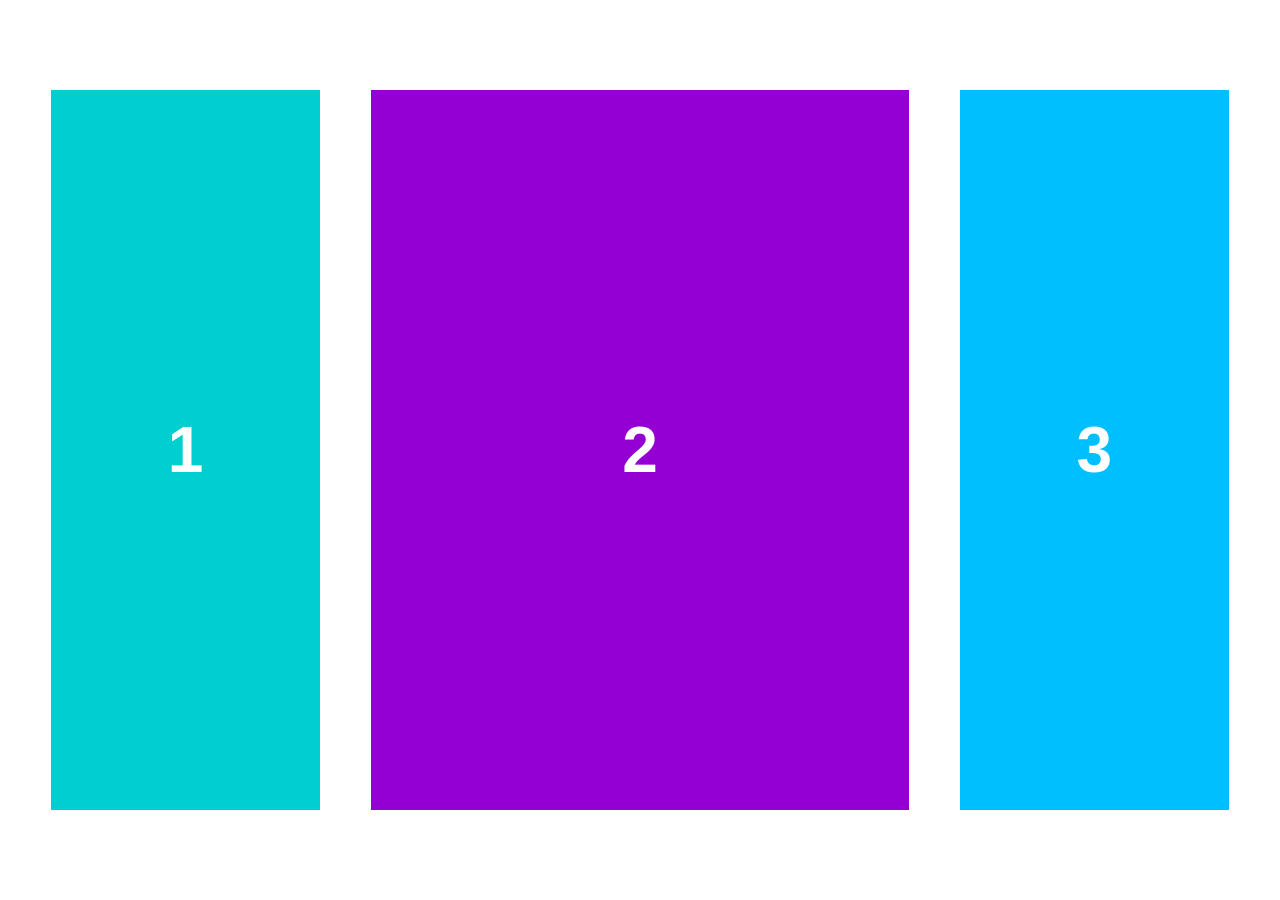
<file: labo-04/kolommen/index.html>
<!doctype html>
<html lang="nl">
<head>
  <meta charset="utf-8">
  <meta name="viewport" content="width=device-width, initial-scale=1">
  <title>Labo 4 - Drie kolommen</title>
  <link rel="stylesheet" href="css/reset.css">
  <link rel="stylesheet" href="css/stijl.css">
</head>
<body>
  <!-- Do not change this file. Write your CSS in css/stijl.css. -->
  <main>
    <div>1</div>
    <div>2</div>
    <div>3</div>
  </main>
</body>
</html>
</file>
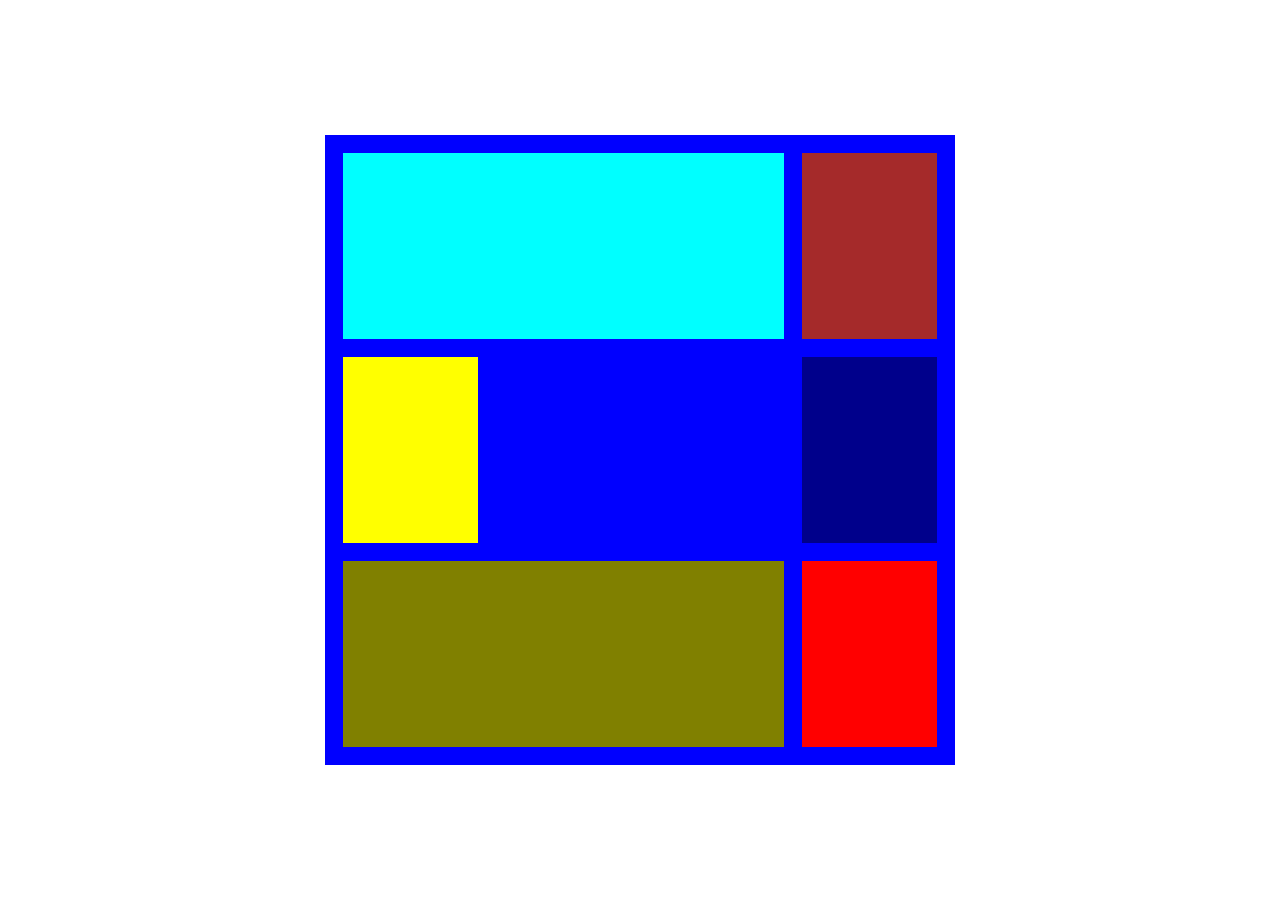
<file: labo-04/mondriaan/index.html>
<!doctype html>
<html lang="nl">
<head>
  <meta charset="utf-8">
  <meta name="viewport" content="width=device-width, initial-scale=1">
  <title>Labo 4 - Mondriaan</title>
  <link rel="stylesheet" href="css/reset.css">
  <link rel="stylesheet" href="css/stijl.css">
</head>
<body>
  <!-- Do not change this file. Write your CSS in css/stijl.css. -->
  <main class="schilderij">
    <div class="lila"></div>
    <div class="bruin"></div>
    <div class="geel"></div>
    <div class="marine"></div>
    <div class="olijf"></div>
    <div class="rood"></div>
  </main>
</body>
</html>
</file>
<file: site/css/stijl.css>
:root {
  --color-ink: #2b2b2b;
  --color-muted: #6b6b6b;
  --color-bg: #fbf7f0;
  --font-body: Verdana;
  --line-height: 1.6;
}

body {
  background-color: var(--color-bg);
  color: var(--color-ink);
  font-family: var(--font-body);
  line-height: var(--line-height);
  font-size: 1rem;
}

a {
  text-decoration: none;
  color: var(--color-ink);
}
a:focus,
a:hover {
  color: var(--color-muted);
}
</file>
<file: labo-02/cascade/css/stijl.css>
/* stijl.css - oefening 3: voorspel, dan kijk. Wijzig dit bestand niet. */

/* Opmaak van de pagina zelf; doet niet mee in de vragen. */
body {
  font-family: Verdana, sans-serif;
  line-height: 1.6;
}

.vraag {
  border: 1px solid #8a8a89;
  padding: 0 1rem;
  margin-bottom: 1rem;
}

/* ---- vraag 1 ---- */
a {
  color: green;
}

/* ---- vraag 2 ---- */
.v2-tekst {
  color: red;
}

.v2-tekst {
  color: blue;
}

/* ---- vraag 3 ---- */
.opvallend {
  color: red;
}

em {
  color: blue;
}

/* ---- vraag 4 ---- */
.v4 > a {
  color: green;
}

.v4 a {
  color: red;
}

/* ---- vraag 5 ---- */
.een.twee.drie {
  color: red;
}

#v5-tekst {
  color: blue;
}

/* ---- vraag 6 ---- */
.v6 {
  color: red;
}

.v6-tekst {
  color: blue;
}

/* ---- vraag 7 ---- */
.v7 {
  color: red;
}

/* ---- vraag 8 ---- */
.v8-tekst {
  color: red;
}

/* ---- vraag 9 ---- */
h3 {
  color: red !important;
}

.v9-tekst {
  color: blue;
}

/* ---- vraag 10 ---- */
.v10-tekst {
  color: green;
  font-size: 1.5rem
  color: blue;
}
</file>
<file: labo-02/nabouw/css/stijl.css>
:root {
  --color-papier: #fbf7f0;
  --color-ink: #2b2b2b;
  --color-muted: #6b6b6b;
  --color-accent: #b5451b;
  --color-zebra: #f1e9dc;
  --font-body: Verdana;
  --font-heading: Georgia;
}

body {
  background-color: var(--color-papier);
  color: var(--color-ink);
  font-family: var(--font-body);
  line-height: 1.6;
  font-size: 1rem;
}

header {
  font-family: var(--font-heading);
  font-size: 1.25rem;
}

footer {
  font-size: 0.75rem;
  text-align: center;
  color: var(--color-muted);
}

h1 {
  color: var(--color-accent);
  font-weight: lighter;
}

h2,
h3 {
  font-weight: lighter;
}

a {
  color: var(--color-accent);
}
main a:hover,
main a:focus {
  color: var(--color-papier);
  background-color: var(--color-accent);
}

nav a {
  font-weight: 600;
  text-decoration: none;
}
nav a:hover,
nav a:focus {
  color: var(--color-ink);
}

footer a {
  color: var(--color-muted);
}
footer a:hover,
footer a:focus {
  color: var(--color-accent);
}

article h3 {
  color: var(--color-muted);
}

p strong {
  color: var(--color-accent);
}

.slogan {
  font-size: 1rem;
  text-decoration: none;
  color: var(--color-muted);
  font-style: italic;
}

.intro {
  font-size: 1.25rem;
}

.kaart li:nth-child(odd) {
  background-color: var(--color-zebra);
}
</file>
<file: labo-02/selectors/css/stijl.css>
/* stijl.css - oefening 2: selectors schrijven en lezen */

/* Schrijf onder elke opdracht de regel met de selector die precies die
   elementen raakt. Gebruik de declaratie die erbij staat, zodat je in de
   browser meteen ziet wat je raakte. Voeg niets toe aan index.html. */

body {
  font-family: Verdana, sans-serif;
  line-height: 1.6;
}

/* 1. alle links in de navigatie -> color: crimson; */
nav a {
  color: crimson;
}

/* 2. alleen de paragrafen in de footer -> font-size: 0.875rem; */
footer p {
  font-size: 0.875rem;
}

/* 3. alleen de lijstitems van het BUITENSTE niveau in de lijst met de class
      rassen (dus niet de items van de binnenlijsten) -> outline: 2px solid crimson;
      (outline tekent een kader rond precies het element dat je raakte; de
      property zelf komt in hoofdstuk 3) */
.rassen > li {
  outline: 2px solid crimson;
}

/* 4. de paragraaf die onmiddellijk na elke h2 komt -> font-style: italic; */
h2 + p {
  font-style: italic;
}

/* 5. elk oneven item in de lijst met openingsuren -> background-color: #f1e9dc; */
.uren li:nth-child(odd) {
  background-color: #f1e9dc;
}

/* 6. het laatste item in de lijst met openingsuren -> color: crimson; */
.uren li:last-child {
  color: crimson;
}

/* 7. de slogan en de intro tegelijk, in één regel -> color: darkslateblue; */
.slogan,
.intro {
  color: darkslateblue;
}

/* 8. elke link in main wanneer de muis erover gaat OF wanneer ze focus heeft
      -> background-color: yellow; */
main a:hover,
main a:focus {
  background-color: yellow;
}

/* ---- Lezen: welke elementen raken deze vijf selectors? Schrijf het antwoord
   in één zin per selector in README.md. Verander hier niets. ---- */

/* a. header nav ul li a */
/* b. article > p */
/* c. .uren li:nth-child(3) */
/* d. h2 ~ p */
/* e. .rassen li:first-child */
</file>
<file: labo-03/donut/css/stijl.css>
/* stijl.css - labo 3, donut (reset.css is linked before this file) */

/* === tokens === */
:root {
  --oranje: #ec4b03;
  --paars: #b99ec1;
  --geel: #f9b700;
}

/* === your rules === */
body {
  padding: 5vh;
  font-family: Georgia, "Times New Roman", Times, serif;
  font-size: 2rem;
}
main {
  width: 90vh;
  height: 90vh;
  background-color: var(--oranje);
  margin: 0 auto;
  border: 0.75rem solid black;
}
div {
  width: 70%;
  height: 70%;
  background-color: var(--paars);
  border-radius: 50%;
  border: 0.75rem solid black;
  text-align: center;
  margin: 0 auto;
  margin-top: 15%;
  overflow: hidden;
}
h1 {
  width: 90%;
  height: 90%;
  background-color: var(--geel);
  margin: -7% 0 0 -7%;
  border: 0.75rem solid black;
  font-weight: 700;
  padding-top: 10rem;
}
</file>
<file: labo-03/kleuren/css/stijl.css>
/* stijl.css - labo 3, kleuren (reset.css is linked before this file) */

/* === tokens === */
:root {
  --letterafstand: 0.25rem;
  --font: Arial;
}

/* === your rules === */
body {
  font-family: var(--font);
}
ul {
  padding: 0;
  margin: 0;
}
li {
  list-style: none;
  color: white;
  text-align: center;
  padding-top: 20vh;
  height: 50vh;
}

li:nth-child(1) {
  background-color: tomato;
}
li:nth-child(2) {
  background-color: orangered;
}
li:nth-child(3) {
  background-color: coral;
}
li:nth-child(4) {
  background-color: lightsalmon;
}
li:nth-child(5) {
  background-color: darkorange;
}
h2 {
  letter-spacing: var(--letterafstand);
  padding-bottom: 1rem;
}
p span {
  padding: 1rem;
}
</file>
<file: labo-03/landing/css/stijl.css>
/* stijl.css - labo 3, landing (reset.css is linked before this file) */

/* === tokens === */
:root {
  --hovercolor: #333333;
  --bannercolor: #c8b8ff;
  --linkcolor: #5551ff;
  --herocolor: #779cee;
  --textcolor: black;
}

/* === your rules === */
body {
  font-family: Arial, Helvetica, sans-serif;
}
.banner {
  width: 100%;
  background-color: var(--bannercolor);
  text-align: center;
  padding: 1rem;
}
p a {
  color: var(--linkcolor);
}
p a:focus,
p a:hover {
  color: var(--hovercolor);
}
ul {
  display: flex;
  justify-content: end;
  list-style: none;
  padding: 1rem;
}

li a {
  padding: 1rem;
  color: var(--textcolor);
  text-decoration: none;
}
li a:focus,
li a:hover {
  color: var(--hovercolor);
}
main {
  display: flex;
  background-color: var(--herocolor);
  min-height: 75vh;
  padding: 3rem;
}
.afbeelding {
  width: 25vw;
  height: 35vh;
  min-width: 15vw;
  min-height: 25vh;
  margin-left: 40vh;
  margin-right: 20vh;
}
article {
  width: 25vw;
}
.bovenkop {
  padding-bottom: 1rem;
  font-weight: 500;
}
h1 {
  font-size: 2rem;
  padding-bottom: 1rem;
}
.knop {
  display: inline-block;
  min-width: 10vw;
  background-color: black;
  color: white;
  text-decoration: none;
  text-align: center;
  margin-top: 2rem;
  padding: 1rem;
  border-radius: 0.75rem;
}
</file>
<file: labo-03/slogan/css/stijl.css>
/* stijl.css - labo 3, slogan (reset.css is linked before this file) */

/* === tokens === */
:root {
  --tekst: #282827;
  --geel: #fccc00;
  --hovercolor: #333333;
  --font-family: Arial, Helvetica, sans-serif;
}

/* === your rules === */
body {
  max-width: 40rem;
  margin: 0 auto;
  text-align: center;
  font-family: var(--font-family);
  color: var(--tekst);
  font-size: 1.25rem;
  padding-top: 20vh;
}

h2 {
  font-size: 5rem;
}
p {
  margin: 2.5rem;
}
span {
  border-bottom: 1rem solid var(--geel);
  border-radius: 50%;
}
a {
  display: inline-block;
  color: white;
  background-color: black;
  text-decoration: none;
  border-radius: 30vh;
  padding: 1rem;
}
a:focus,
a:hover {
  background-color: var(--hovercolor);
}
</file>
<file: labo-03/tabblad/css/stijl.css>
/* stijl.css - labo 3, tabblad (reset.css is linked before this file) */

/* === tokens === */
:root {
  --achtergrond: #ff816f;
  --tabblad: #ffd500;
}

/* === your rules === */
body {
  background-color: var(--achtergrond);
  font-family: Arial, Helvetica, sans-serif;
  padding: 5rem;
}
h1 {
  background-color: var(--tabblad);
  font-size: 1rem;
  font-weight: 300;
  width: 15rem;
  border-top: 0.25rem solid black;
  border-right: 0.25rem solid black;
  border-left: 0.25rem solid black;
  padding: 0.75rem;
  box-shadow: -0.25rem 0.5rem black;
}

h2 {
  background-color: white;
  font-size: 3rem;
  width: 35rem;
  border: 0.25rem solid black;
  padding: 2rem;
  box-shadow:
    -0.25rem 0.25rem black,
    0.25rem 0.25rem black;
}
</file>
<file: labo-04/dierenasiel/css/stijl.css>
/* stijl.css - labo 4, dierenasiel (reset.css is linked before this file) */

/* === tokens === */
:root {
  --nav-color: #1f3a2e;
  --nav-text-color: #f3efe6;
  --main-color: #f7f4ec;
  --main-text-color: #2b2b2b;
  --main-gedempt-color: #6b6b6b;
  --accent-color: #e6b53c;
  --text-font: Verdana;
  --header-font: Georgia;
}

/* === your rules === */
body {
  font-family: var(--text-font);
  line-height: 1.6;
  background-color: var(--main-color);
  display: grid;
  grid-template-rows: auto 1fr auto;
  min-height: 100vh;
}

header {
  width: 100%;
  background-color: var(--nav-color);
  font-family: var(--header-font);
  display: flex;
  align-items: center;
  justify-content: space-between;
}
header a {
  text-decoration: none;
  color: var(--nav-text-color);
}
.logo {
  color: var(--accent-color);
  font-size: 1.5rem;
  font-weight: 600;
  padding: 1rem 2rem;
}
.actief {
  color: var(--accent-color);
}

nav ul {
  list-style: none;
  display: flex;
  gap: 0.5rem;
  padding-right: 2rem;
}
nav ul li {
  padding: 0.75rem 1.25rem;
}

main {
  max-width: 60rem;
  margin: 0 auto;
  padding: 2rem;
  color: var(--main-text-color);
}
main p {
  color: var(--main-gedempt-color);
}
.kaarten {
  display: grid;
  grid-template-columns: 1fr 1fr 1fr;
  gap: 1.5rem;
  padding-inline-start: 0;
}
.uitgelicht {
  padding: 1.5rem;
  grid-column: 1/3;
  background-color: white;
  border-radius: 0.5rem;
  display: grid;
  grid-template-rows: auto auto 1fr;
}
.kaart {
  padding: 1.5rem;
  background-color: white;
  border-radius: 0.5rem;
  display: flex;
  flex-direction: column;
  align-items: flex-start;
}
.beschrijving {
  flex: 1;
}
.knop {
  background-color: var(--nav-color);
  color: var(--nav-text-color);
  text-decoration: none;
  text-align: center;
  padding: 0.5rem 1rem;
  margin-top: 1rem;
  border-radius: 0.25rem;
}

footer {
  display: block;
  text-align: center;
  padding: 1rem;
  background-color: var(--nav-color);
  color: var(--nav-text-color);
}
</file>
<file: labo-04/kolommen/css/stijl.css>
/* stijl.css - labo 4, kolommen (reset.css is linked before this file) */

/* === tokens === */
:root {
  --fontfam: Arial;
}

/* === your rules === */
main {
  display: flex;
  padding-top: 10vh;
  padding-left: 4vw;
  padding-right: 4vw;
  gap: 4vw;
  font-family: var(--fontfam);
}
div {
  display: flex;
  color: white;
  align-items: center;
  justify-content: center;
  font-size: 4rem;
  font-weight: bold;
  flex: 1;
  height: 80vh;
}
div:nth-child(1) {
  background-color: darkturquoise;
}
div:nth-child(2) {
  background-color: darkviolet;
  flex: 2;
}
div:nth-child(3) {
  background-color: deepskyblue;
}
</file>
<file: labo-04/mondriaan/css/stijl.css>
/* stijl.css - labo 4, mondriaan (reset.css is linked before this file) */

/* === tokens === */
:root {
}

/* === your rules === */
body {
  display: grid;
  place-items: center;
  height: 100vh;
}
.schilderij {
  width: 70vh;
  height: 70vh;
  background-color: blue;
  display: grid;
  grid-template-columns: 1fr 1fr 1fr 1fr;
  grid-template-rows: 1fr 1fr 1fr;
  gap: 2vh;
  padding: 2vh;
}
.lila {
  grid-column: 1/4;
  background-color: aqua;
}
.bruin {
  background-color: brown;
}
.geel {
  background-color: yellow;
}
.marine {
  grid-column: 4/5;
  background-color: darkblue;
}
.olijf {
  grid-column: 1/4;
  background-color: olive;
}
.rood {
  background-color: red;
}
</file>
